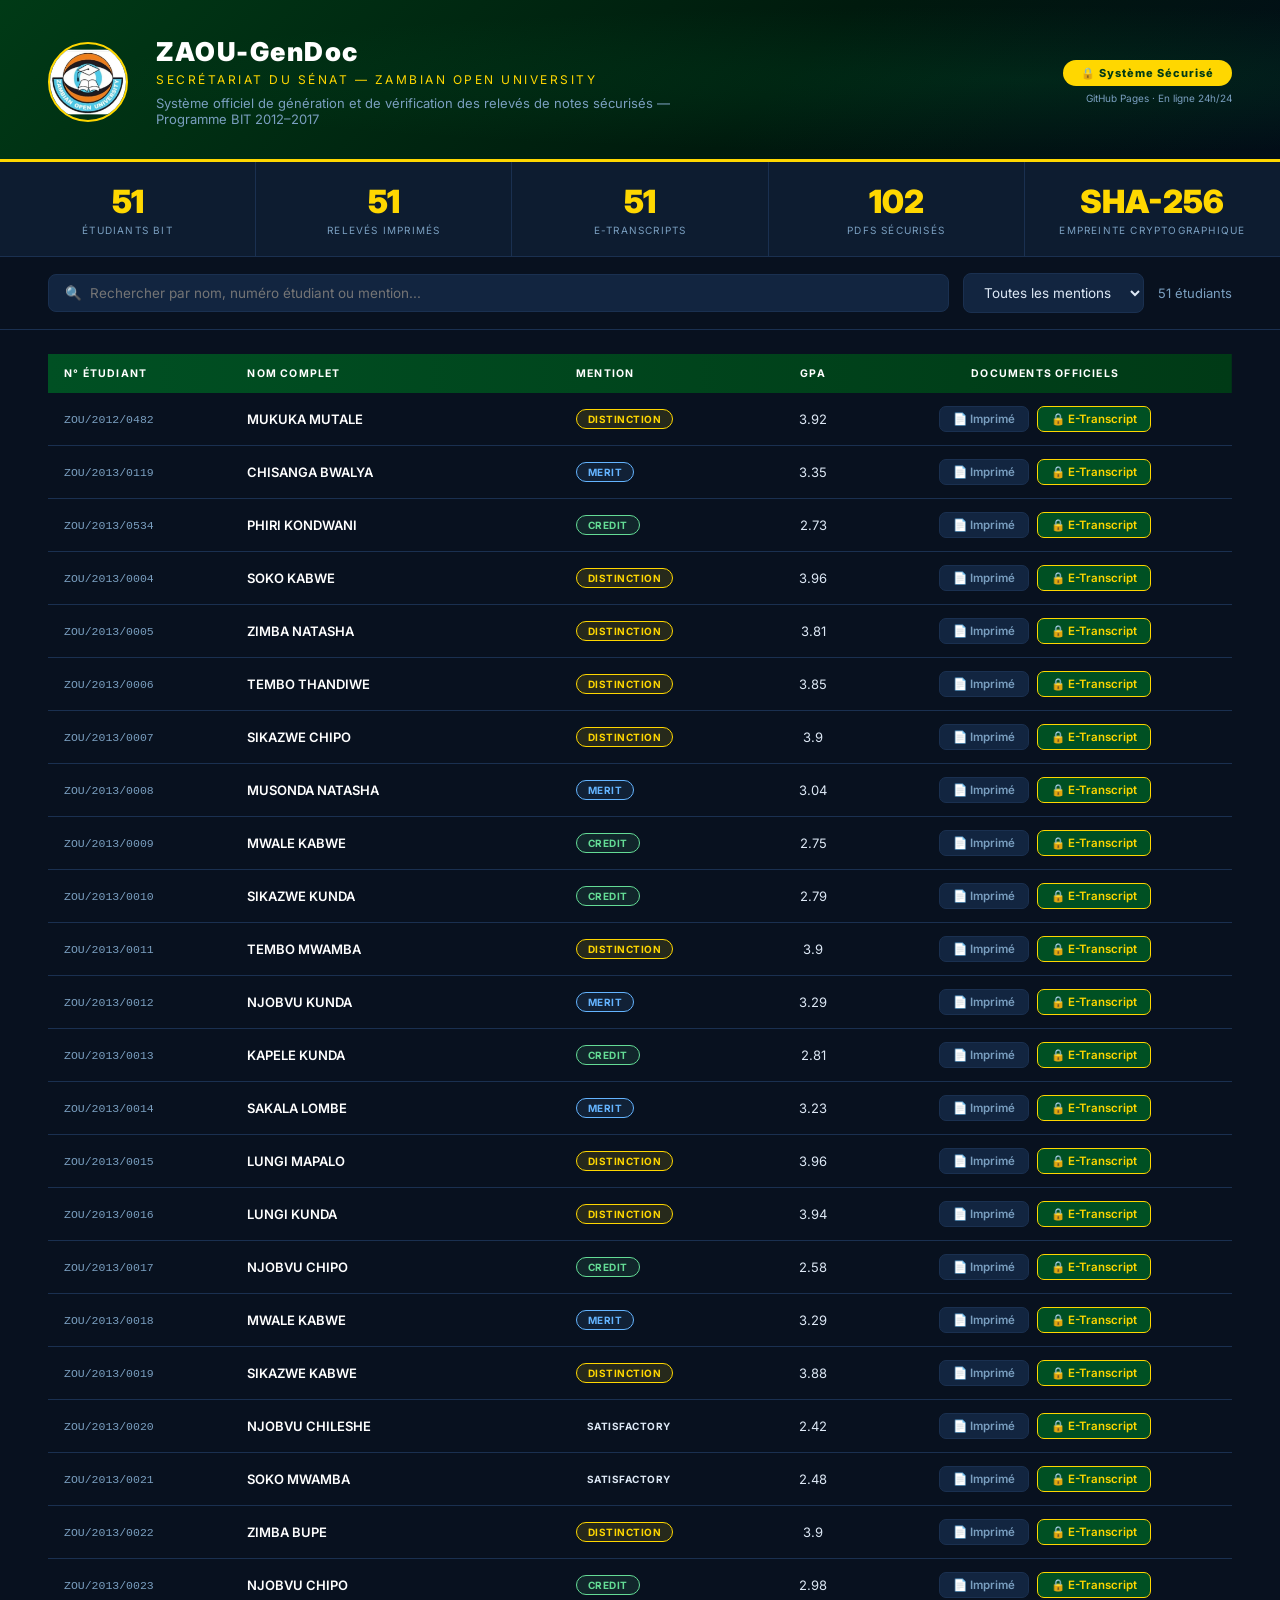
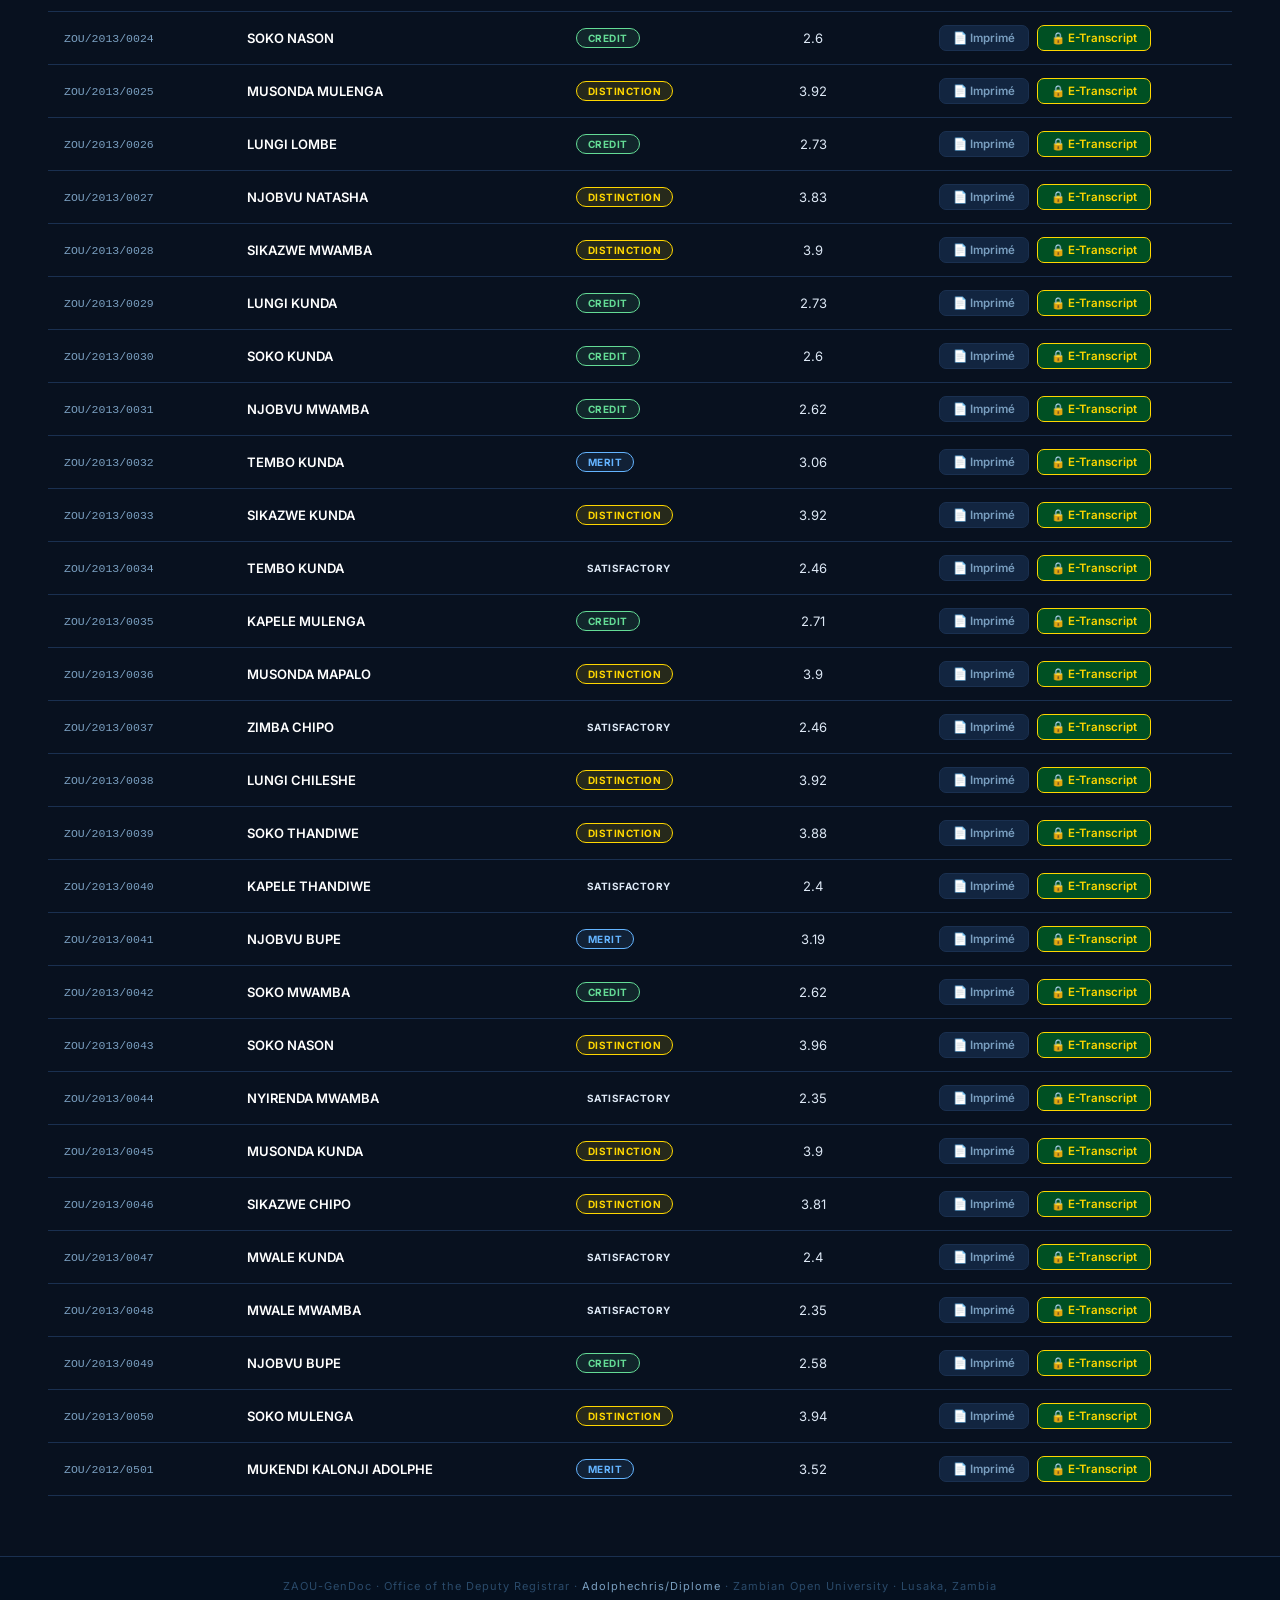
<file: index.html>
<!DOCTYPE html>
<html lang="fr">
<head>
  <meta charset="UTF-8">
  <meta name="viewport" content="width=device-width, initial-scale=1">
  <meta name="description" content="Système officiel de génération des relevés de notes sécurisés - Zambian Open University, Secrétariat du Sénat">
  <title>ZAOU-GenDoc — Secrétariat du Sénat</title>
  <link rel="preconnect" href="https://fonts.googleapis.com">
  <link href="https://fonts.googleapis.com/css2?family=Inter:wght@300;400;600;700;900&display=swap" rel="stylesheet">
  <style>
    *, *::before, *::after { box-sizing: border-box; margin: 0; padding: 0; }

    :root {
      --green-dark:   #003a16;
      --green-mid:    #005023;
      --green-light:  #007a38;
      --gold:         #FFD700;
      --gold-dim:     #c9a800;
      --bg:           #08111f;
      --bg2:          #0d1c30;
      --bg3:          #122540;
      --border:       #1a3050;
      --text:         #dde8f5;
      --text-dim:     #7a9fc0;
      --mono:         "Courier New", monospace;
    }

    body { font-family: "Inter", sans-serif; background: var(--bg); color: var(--text); min-height: 100vh; }

    .hero {
      background: linear-gradient(135deg, var(--green-dark) 0%, #001a0d 60%, #020d18 100%);
      border-bottom: 3px solid var(--gold);
      padding: 36px 48px 32px;
      display: flex; align-items: center; gap: 28px;
      position: relative; overflow: hidden;
    }
    .hero::before {
      content: ""; position: absolute; inset: 0;
      background: radial-gradient(ellipse at 80% 50%, rgba(0,120,56,0.18) 0%, transparent 65%);
    }
    .hero-logo { width: 80px; height: 80px; border-radius: 50%; border: 2.5px solid var(--gold); object-fit: cover; flex-shrink: 0; position: relative; z-index: 1; }
    .hero-text { position: relative; z-index: 1; }
    .hero-text h1 { font-size: 26px; font-weight: 900; color: #fff; letter-spacing: 1.5px; }
    .hero-text .subtitle { font-size: 12px; color: var(--gold); letter-spacing: 2.5px; text-transform: uppercase; margin-top: 5px; }
    .hero-text .desc { font-size: 13px; color: var(--text-dim); margin-top: 8px; max-width: 520px; }
    .hero-badge { margin-left: auto; position: relative; z-index: 1; text-align: right; }
    .hero-badge .pill { background: var(--gold); color: var(--green-dark); font-size: 11px; font-weight: 800; padding: 6px 18px; border-radius: 20px; letter-spacing: 1px; display: inline-block; }
    .hero-badge .updated { font-size: 10px; color: var(--text-dim); margin-top: 6px; }

    .stats-bar {
      background: var(--bg2); border-bottom: 1px solid var(--border);
      display: flex; gap: 0; padding: 0;
    }
    .stat {
      flex: 1; padding: 20px 24px; text-align: center;
      border-right: 1px solid var(--border);
      transition: background .2s;
    }
    .stat:last-child { border-right: none; }
    .stat:hover { background: var(--bg3); }
    .stat .n { font-size: 32px; font-weight: 900; color: var(--gold); }
    .stat .l { font-size: 10px; color: var(--text-dim); text-transform: uppercase; letter-spacing: 1.2px; margin-top: 3px; }

    .toolbar {
      background: var(--bg); border-bottom: 1px solid var(--border);
      padding: 16px 48px; display: flex; align-items: center; gap: 14px; flex-wrap: wrap;
    }
    .toolbar input, .toolbar select {
      background: var(--bg3); border: 1px solid var(--border); border-radius: 8px;
      color: var(--text); padding: 10px 16px; font-size: 13.5px; outline: none;
      font-family: inherit;
    }
    .toolbar input { flex: 1; min-width: 240px; }
    .toolbar input:focus, .toolbar select:focus { border-color: var(--gold); }
    .toolbar select { cursor: pointer; }
    .toolbar .count { font-size: 13px; color: var(--text-dim); margin-left: auto; white-space: nowrap; }

    .table-wrap { padding: 24px 48px 60px; overflow-x: auto; }
    table { width: 100%; border-collapse: collapse; min-width: 780px; }
    thead tr { background: linear-gradient(90deg, var(--green-mid), var(--green-dark)); }
    thead th { padding: 13px 16px; text-align: left; font-size: 10.5px; font-weight: 700; letter-spacing: 1.2px; text-transform: uppercase; color: #fff; }
    thead th.center { text-align: center; }
    tbody tr { border-bottom: 1px solid var(--border); transition: background .15s; }
    tbody tr:hover { background: var(--bg3); }
    tbody td { padding: 11px 16px; font-size: 13px; vertical-align: middle; }
    td.mono { font-family: var(--mono); font-size: 11.5px; color: var(--text-dim); }
    td.name { font-weight: 600; color: #fff; }
    td.center { text-align: center; }

    .badge { display: inline-block; font-size: 10px; font-weight: 700; padding: 3px 11px; border-radius: 14px; letter-spacing: .5px; text-transform: uppercase; }
    .badge-DISTINCTION { background: rgba(255,215,0,.12); color: var(--gold); border: 1px solid var(--gold); }
    .badge-MERIT       { background: rgba(100,180,255,.1); color: #64b4ff; border: 1px solid #64b4ff; }
    .badge-CREDIT      { background: rgba(100,220,150,.1); color: #64dc96; border: 1px solid #64dc96; }

    .btn { display: inline-block; padding: 5px 13px; border-radius: 7px; font-size: 11.5px; font-weight: 600; text-decoration: none; margin: 2px; transition: transform .15s, box-shadow .15s, opacity .15s; }
    .btn:hover { transform: translateY(-2px); box-shadow: 0 5px 16px rgba(0,0,0,.45); opacity: .9; }
    .btn-print  { background: var(--bg3); color: var(--text-dim); border: 1px solid var(--border); }
    .btn-etrans { background: var(--green-mid); color: var(--gold); border: 1px solid var(--gold); }

    footer { background: #05101f; border-top: 1px solid var(--border); text-align: center; padding: 22px; font-size: 11px; color: #2a4a6a; letter-spacing: 1px; }
    footer a { color: var(--text-dim); text-decoration: none; }
    footer a:hover { color: var(--gold); }

    @media (max-width: 700px) {
      .hero { flex-wrap: wrap; padding: 24px 20px; }
      .hero-badge { margin-left: 0; }
      .toolbar, .table-wrap { padding-left: 16px; padding-right: 16px; }
      .stats-bar { flex-wrap: wrap; }
      .stat { min-width: 48%; }
    }
  </style>
</head>
<body>

<header class="hero">
  <img class="hero-logo" src="assets/zaou_logo.png" alt="ZAOU">
  <div class="hero-text">
    <h1>ZAOU-GenDoc</h1>
    <div class="subtitle">Secrétariat du Sénat — Zambian Open University</div>
    <div class="desc">Système officiel de génération et de vérification des relevés de notes sécurisés — Programme BIT 2012–2017</div>
  </div>
  <div class="hero-badge">
    <div class="pill">🔒 Système Sécurisé</div>
    <div class="updated">GitHub Pages · En ligne 24h/24</div>
  </div>
</header>

<div class="stats-bar">
  <div class="stat"><div class="n">51</div><div class="l">Étudiants BIT</div></div>
  <div class="stat"><div class="n">51</div><div class="l">Relevés Imprimés</div></div>
  <div class="stat"><div class="n">51</div><div class="l">E-Transcripts</div></div>
  <div class="stat"><div class="n">102</div><div class="l">PDFs Sécurisés</div></div>
  <div class="stat"><div class="n">SHA-256</div><div class="l">Empreinte Cryptographique</div></div>
</div>

<div class="toolbar">
  <input type="text" id="q" placeholder="🔍  Rechercher par nom, numéro étudiant ou mention..." oninput="filter()">
  <select id="m" onchange="filter()">
    <option value="">Toutes les mentions</option>
    <option value="DISTINCTION">DISTINCTION</option>
    <option value="MERIT">MERIT</option>
    <option value="CREDIT">CREDIT</option>
  </select>
  <span class="count" id="cnt">51 étudiants</span>
</div>

<div class="table-wrap">
  <table>
    <thead>
      <tr>
        <th>N° Étudiant</th>
        <th>Nom Complet</th>
        <th>Mention</th>
        <th class="center">GPA</th>
        <th class="center">Documents Officiels</th>
      </tr>
    </thead>
    <tbody id="tb">
    <tr>
      <td class="mono">ZOU/2012/0482</td>
      <td class="name">MUKUKA MUTALE</td>
      <td><span class="badge badge-DISTINCTION">DISTINCTION</span></td>
      <td class="center">3.92</td>
      <td class="center">
        <a class="btn btn-print" href="output/pdfs/ZOU_2012_0482_BIT_TRANSCRIPT.pdf" target="_blank">📄 Imprimé</a>
        <a class="btn btn-etrans" href="output/etranscripts/ZOU_2012_0482_BIT_E-TRANSCRIPT.pdf" target="_blank">🔒 E-Transcript</a>
      </td>
    </tr>
    <tr>
      <td class="mono">ZOU/2013/0119</td>
      <td class="name">CHISANGA BWALYA</td>
      <td><span class="badge badge-MERIT">MERIT</span></td>
      <td class="center">3.35</td>
      <td class="center">
        <a class="btn btn-print" href="output/pdfs/ZOU_2013_0119_BIT_TRANSCRIPT.pdf" target="_blank">📄 Imprimé</a>
        <a class="btn btn-etrans" href="output/etranscripts/ZOU_2013_0119_BIT_E-TRANSCRIPT.pdf" target="_blank">🔒 E-Transcript</a>
      </td>
    </tr>
    <tr>
      <td class="mono">ZOU/2013/0534</td>
      <td class="name">PHIRI KONDWANI</td>
      <td><span class="badge badge-CREDIT">CREDIT</span></td>
      <td class="center">2.73</td>
      <td class="center">
        <a class="btn btn-print" href="output/pdfs/ZOU_2013_0534_BIT_TRANSCRIPT.pdf" target="_blank">📄 Imprimé</a>
        <a class="btn btn-etrans" href="output/etranscripts/ZOU_2013_0534_BIT_E-TRANSCRIPT.pdf" target="_blank">🔒 E-Transcript</a>
      </td>
    </tr>
    <tr>
      <td class="mono">ZOU/2013/0004</td>
      <td class="name">SOKO KABWE</td>
      <td><span class="badge badge-DISTINCTION">DISTINCTION</span></td>
      <td class="center">3.96</td>
      <td class="center">
        <a class="btn btn-print" href="output/pdfs/ZOU_2013_0004_BIT_TRANSCRIPT.pdf" target="_blank">📄 Imprimé</a>
        <a class="btn btn-etrans" href="output/etranscripts/ZOU_2013_0004_BIT_E-TRANSCRIPT.pdf" target="_blank">🔒 E-Transcript</a>
      </td>
    </tr>
    <tr>
      <td class="mono">ZOU/2013/0005</td>
      <td class="name">ZIMBA NATASHA</td>
      <td><span class="badge badge-DISTINCTION">DISTINCTION</span></td>
      <td class="center">3.81</td>
      <td class="center">
        <a class="btn btn-print" href="output/pdfs/ZOU_2013_0005_BIT_TRANSCRIPT.pdf" target="_blank">📄 Imprimé</a>
        <a class="btn btn-etrans" href="output/etranscripts/ZOU_2013_0005_BIT_E-TRANSCRIPT.pdf" target="_blank">🔒 E-Transcript</a>
      </td>
    </tr>
    <tr>
      <td class="mono">ZOU/2013/0006</td>
      <td class="name">TEMBO THANDIWE</td>
      <td><span class="badge badge-DISTINCTION">DISTINCTION</span></td>
      <td class="center">3.85</td>
      <td class="center">
        <a class="btn btn-print" href="output/pdfs/ZOU_2013_0006_BIT_TRANSCRIPT.pdf" target="_blank">📄 Imprimé</a>
        <a class="btn btn-etrans" href="output/etranscripts/ZOU_2013_0006_BIT_E-TRANSCRIPT.pdf" target="_blank">🔒 E-Transcript</a>
      </td>
    </tr>
    <tr>
      <td class="mono">ZOU/2013/0007</td>
      <td class="name">SIKAZWE CHIPO</td>
      <td><span class="badge badge-DISTINCTION">DISTINCTION</span></td>
      <td class="center">3.9</td>
      <td class="center">
        <a class="btn btn-print" href="output/pdfs/ZOU_2013_0007_BIT_TRANSCRIPT.pdf" target="_blank">📄 Imprimé</a>
        <a class="btn btn-etrans" href="output/etranscripts/ZOU_2013_0007_BIT_E-TRANSCRIPT.pdf" target="_blank">🔒 E-Transcript</a>
      </td>
    </tr>
    <tr>
      <td class="mono">ZOU/2013/0008</td>
      <td class="name">MUSONDA NATASHA</td>
      <td><span class="badge badge-MERIT">MERIT</span></td>
      <td class="center">3.04</td>
      <td class="center">
        <a class="btn btn-print" href="output/pdfs/ZOU_2013_0008_BIT_TRANSCRIPT.pdf" target="_blank">📄 Imprimé</a>
        <a class="btn btn-etrans" href="output/etranscripts/ZOU_2013_0008_BIT_E-TRANSCRIPT.pdf" target="_blank">🔒 E-Transcript</a>
      </td>
    </tr>
    <tr>
      <td class="mono">ZOU/2013/0009</td>
      <td class="name">MWALE KABWE</td>
      <td><span class="badge badge-CREDIT">CREDIT</span></td>
      <td class="center">2.75</td>
      <td class="center">
        <a class="btn btn-print" href="output/pdfs/ZOU_2013_0009_BIT_TRANSCRIPT.pdf" target="_blank">📄 Imprimé</a>
        <a class="btn btn-etrans" href="output/etranscripts/ZOU_2013_0009_BIT_E-TRANSCRIPT.pdf" target="_blank">🔒 E-Transcript</a>
      </td>
    </tr>
    <tr>
      <td class="mono">ZOU/2013/0010</td>
      <td class="name">SIKAZWE KUNDA</td>
      <td><span class="badge badge-CREDIT">CREDIT</span></td>
      <td class="center">2.79</td>
      <td class="center">
        <a class="btn btn-print" href="output/pdfs/ZOU_2013_0010_BIT_TRANSCRIPT.pdf" target="_blank">📄 Imprimé</a>
        <a class="btn btn-etrans" href="output/etranscripts/ZOU_2013_0010_BIT_E-TRANSCRIPT.pdf" target="_blank">🔒 E-Transcript</a>
      </td>
    </tr>
    <tr>
      <td class="mono">ZOU/2013/0011</td>
      <td class="name">TEMBO MWAMBA</td>
      <td><span class="badge badge-DISTINCTION">DISTINCTION</span></td>
      <td class="center">3.9</td>
      <td class="center">
        <a class="btn btn-print" href="output/pdfs/ZOU_2013_0011_BIT_TRANSCRIPT.pdf" target="_blank">📄 Imprimé</a>
        <a class="btn btn-etrans" href="output/etranscripts/ZOU_2013_0011_BIT_E-TRANSCRIPT.pdf" target="_blank">🔒 E-Transcript</a>
      </td>
    </tr>
    <tr>
      <td class="mono">ZOU/2013/0012</td>
      <td class="name">NJOBVU KUNDA</td>
      <td><span class="badge badge-MERIT">MERIT</span></td>
      <td class="center">3.29</td>
      <td class="center">
        <a class="btn btn-print" href="output/pdfs/ZOU_2013_0012_BIT_TRANSCRIPT.pdf" target="_blank">📄 Imprimé</a>
        <a class="btn btn-etrans" href="output/etranscripts/ZOU_2013_0012_BIT_E-TRANSCRIPT.pdf" target="_blank">🔒 E-Transcript</a>
      </td>
    </tr>
    <tr>
      <td class="mono">ZOU/2013/0013</td>
      <td class="name">KAPELE KUNDA</td>
      <td><span class="badge badge-CREDIT">CREDIT</span></td>
      <td class="center">2.81</td>
      <td class="center">
        <a class="btn btn-print" href="output/pdfs/ZOU_2013_0013_BIT_TRANSCRIPT.pdf" target="_blank">📄 Imprimé</a>
        <a class="btn btn-etrans" href="output/etranscripts/ZOU_2013_0013_BIT_E-TRANSCRIPT.pdf" target="_blank">🔒 E-Transcript</a>
      </td>
    </tr>
    <tr>
      <td class="mono">ZOU/2013/0014</td>
      <td class="name">SAKALA LOMBE</td>
      <td><span class="badge badge-MERIT">MERIT</span></td>
      <td class="center">3.23</td>
      <td class="center">
        <a class="btn btn-print" href="output/pdfs/ZOU_2013_0014_BIT_TRANSCRIPT.pdf" target="_blank">📄 Imprimé</a>
        <a class="btn btn-etrans" href="output/etranscripts/ZOU_2013_0014_BIT_E-TRANSCRIPT.pdf" target="_blank">🔒 E-Transcript</a>
      </td>
    </tr>
    <tr>
      <td class="mono">ZOU/2013/0015</td>
      <td class="name">LUNGI MAPALO</td>
      <td><span class="badge badge-DISTINCTION">DISTINCTION</span></td>
      <td class="center">3.96</td>
      <td class="center">
        <a class="btn btn-print" href="output/pdfs/ZOU_2013_0015_BIT_TRANSCRIPT.pdf" target="_blank">📄 Imprimé</a>
        <a class="btn btn-etrans" href="output/etranscripts/ZOU_2013_0015_BIT_E-TRANSCRIPT.pdf" target="_blank">🔒 E-Transcript</a>
      </td>
    </tr>
    <tr>
      <td class="mono">ZOU/2013/0016</td>
      <td class="name">LUNGI KUNDA</td>
      <td><span class="badge badge-DISTINCTION">DISTINCTION</span></td>
      <td class="center">3.94</td>
      <td class="center">
        <a class="btn btn-print" href="output/pdfs/ZOU_2013_0016_BIT_TRANSCRIPT.pdf" target="_blank">📄 Imprimé</a>
        <a class="btn btn-etrans" href="output/etranscripts/ZOU_2013_0016_BIT_E-TRANSCRIPT.pdf" target="_blank">🔒 E-Transcript</a>
      </td>
    </tr>
    <tr>
      <td class="mono">ZOU/2013/0017</td>
      <td class="name">NJOBVU CHIPO</td>
      <td><span class="badge badge-CREDIT">CREDIT</span></td>
      <td class="center">2.58</td>
      <td class="center">
        <a class="btn btn-print" href="output/pdfs/ZOU_2013_0017_BIT_TRANSCRIPT.pdf" target="_blank">📄 Imprimé</a>
        <a class="btn btn-etrans" href="output/etranscripts/ZOU_2013_0017_BIT_E-TRANSCRIPT.pdf" target="_blank">🔒 E-Transcript</a>
      </td>
    </tr>
    <tr>
      <td class="mono">ZOU/2013/0018</td>
      <td class="name">MWALE KABWE</td>
      <td><span class="badge badge-MERIT">MERIT</span></td>
      <td class="center">3.29</td>
      <td class="center">
        <a class="btn btn-print" href="output/pdfs/ZOU_2013_0018_BIT_TRANSCRIPT.pdf" target="_blank">📄 Imprimé</a>
        <a class="btn btn-etrans" href="output/etranscripts/ZOU_2013_0018_BIT_E-TRANSCRIPT.pdf" target="_blank">🔒 E-Transcript</a>
      </td>
    </tr>
    <tr>
      <td class="mono">ZOU/2013/0019</td>
      <td class="name">SIKAZWE KABWE</td>
      <td><span class="badge badge-DISTINCTION">DISTINCTION</span></td>
      <td class="center">3.88</td>
      <td class="center">
        <a class="btn btn-print" href="output/pdfs/ZOU_2013_0019_BIT_TRANSCRIPT.pdf" target="_blank">📄 Imprimé</a>
        <a class="btn btn-etrans" href="output/etranscripts/ZOU_2013_0019_BIT_E-TRANSCRIPT.pdf" target="_blank">🔒 E-Transcript</a>
      </td>
    </tr>
    <tr>
      <td class="mono">ZOU/2013/0020</td>
      <td class="name">NJOBVU CHILESHE</td>
      <td><span class="badge badge-SATISFACTORY">SATISFACTORY</span></td>
      <td class="center">2.42</td>
      <td class="center">
        <a class="btn btn-print" href="output/pdfs/ZOU_2013_0020_BIT_TRANSCRIPT.pdf" target="_blank">📄 Imprimé</a>
        <a class="btn btn-etrans" href="output/etranscripts/ZOU_2013_0020_BIT_E-TRANSCRIPT.pdf" target="_blank">🔒 E-Transcript</a>
      </td>
    </tr>
    <tr>
      <td class="mono">ZOU/2013/0021</td>
      <td class="name">SOKO MWAMBA</td>
      <td><span class="badge badge-SATISFACTORY">SATISFACTORY</span></td>
      <td class="center">2.48</td>
      <td class="center">
        <a class="btn btn-print" href="output/pdfs/ZOU_2013_0021_BIT_TRANSCRIPT.pdf" target="_blank">📄 Imprimé</a>
        <a class="btn btn-etrans" href="output/etranscripts/ZOU_2013_0021_BIT_E-TRANSCRIPT.pdf" target="_blank">🔒 E-Transcript</a>
      </td>
    </tr>
    <tr>
      <td class="mono">ZOU/2013/0022</td>
      <td class="name">ZIMBA BUPE</td>
      <td><span class="badge badge-DISTINCTION">DISTINCTION</span></td>
      <td class="center">3.9</td>
      <td class="center">
        <a class="btn btn-print" href="output/pdfs/ZOU_2013_0022_BIT_TRANSCRIPT.pdf" target="_blank">📄 Imprimé</a>
        <a class="btn btn-etrans" href="output/etranscripts/ZOU_2013_0022_BIT_E-TRANSCRIPT.pdf" target="_blank">🔒 E-Transcript</a>
      </td>
    </tr>
    <tr>
      <td class="mono">ZOU/2013/0023</td>
      <td class="name">NJOBVU CHIPO</td>
      <td><span class="badge badge-CREDIT">CREDIT</span></td>
      <td class="center">2.98</td>
      <td class="center">
        <a class="btn btn-print" href="output/pdfs/ZOU_2013_0023_BIT_TRANSCRIPT.pdf" target="_blank">📄 Imprimé</a>
        <a class="btn btn-etrans" href="output/etranscripts/ZOU_2013_0023_BIT_E-TRANSCRIPT.pdf" target="_blank">🔒 E-Transcript</a>
      </td>
    </tr>
    <tr>
      <td class="mono">ZOU/2013/0024</td>
      <td class="name">SOKO NASON</td>
      <td><span class="badge badge-CREDIT">CREDIT</span></td>
      <td class="center">2.6</td>
      <td class="center">
        <a class="btn btn-print" href="output/pdfs/ZOU_2013_0024_BIT_TRANSCRIPT.pdf" target="_blank">📄 Imprimé</a>
        <a class="btn btn-etrans" href="output/etranscripts/ZOU_2013_0024_BIT_E-TRANSCRIPT.pdf" target="_blank">🔒 E-Transcript</a>
      </td>
    </tr>
    <tr>
      <td class="mono">ZOU/2013/0025</td>
      <td class="name">MUSONDA MULENGA</td>
      <td><span class="badge badge-DISTINCTION">DISTINCTION</span></td>
      <td class="center">3.92</td>
      <td class="center">
        <a class="btn btn-print" href="output/pdfs/ZOU_2013_0025_BIT_TRANSCRIPT.pdf" target="_blank">📄 Imprimé</a>
        <a class="btn btn-etrans" href="output/etranscripts/ZOU_2013_0025_BIT_E-TRANSCRIPT.pdf" target="_blank">🔒 E-Transcript</a>
      </td>
    </tr>
    <tr>
      <td class="mono">ZOU/2013/0026</td>
      <td class="name">LUNGI LOMBE</td>
      <td><span class="badge badge-CREDIT">CREDIT</span></td>
      <td class="center">2.73</td>
      <td class="center">
        <a class="btn btn-print" href="output/pdfs/ZOU_2013_0026_BIT_TRANSCRIPT.pdf" target="_blank">📄 Imprimé</a>
        <a class="btn btn-etrans" href="output/etranscripts/ZOU_2013_0026_BIT_E-TRANSCRIPT.pdf" target="_blank">🔒 E-Transcript</a>
      </td>
    </tr>
    <tr>
      <td class="mono">ZOU/2013/0027</td>
      <td class="name">NJOBVU NATASHA</td>
      <td><span class="badge badge-DISTINCTION">DISTINCTION</span></td>
      <td class="center">3.83</td>
      <td class="center">
        <a class="btn btn-print" href="output/pdfs/ZOU_2013_0027_BIT_TRANSCRIPT.pdf" target="_blank">📄 Imprimé</a>
        <a class="btn btn-etrans" href="output/etranscripts/ZOU_2013_0027_BIT_E-TRANSCRIPT.pdf" target="_blank">🔒 E-Transcript</a>
      </td>
    </tr>
    <tr>
      <td class="mono">ZOU/2013/0028</td>
      <td class="name">SIKAZWE MWAMBA</td>
      <td><span class="badge badge-DISTINCTION">DISTINCTION</span></td>
      <td class="center">3.9</td>
      <td class="center">
        <a class="btn btn-print" href="output/pdfs/ZOU_2013_0028_BIT_TRANSCRIPT.pdf" target="_blank">📄 Imprimé</a>
        <a class="btn btn-etrans" href="output/etranscripts/ZOU_2013_0028_BIT_E-TRANSCRIPT.pdf" target="_blank">🔒 E-Transcript</a>
      </td>
    </tr>
    <tr>
      <td class="mono">ZOU/2013/0029</td>
      <td class="name">LUNGI KUNDA</td>
      <td><span class="badge badge-CREDIT">CREDIT</span></td>
      <td class="center">2.73</td>
      <td class="center">
        <a class="btn btn-print" href="output/pdfs/ZOU_2013_0029_BIT_TRANSCRIPT.pdf" target="_blank">📄 Imprimé</a>
        <a class="btn btn-etrans" href="output/etranscripts/ZOU_2013_0029_BIT_E-TRANSCRIPT.pdf" target="_blank">🔒 E-Transcript</a>
      </td>
    </tr>
    <tr>
      <td class="mono">ZOU/2013/0030</td>
      <td class="name">SOKO KUNDA</td>
      <td><span class="badge badge-CREDIT">CREDIT</span></td>
      <td class="center">2.6</td>
      <td class="center">
        <a class="btn btn-print" href="output/pdfs/ZOU_2013_0030_BIT_TRANSCRIPT.pdf" target="_blank">📄 Imprimé</a>
        <a class="btn btn-etrans" href="output/etranscripts/ZOU_2013_0030_BIT_E-TRANSCRIPT.pdf" target="_blank">🔒 E-Transcript</a>
      </td>
    </tr>
    <tr>
      <td class="mono">ZOU/2013/0031</td>
      <td class="name">NJOBVU MWAMBA</td>
      <td><span class="badge badge-CREDIT">CREDIT</span></td>
      <td class="center">2.62</td>
      <td class="center">
        <a class="btn btn-print" href="output/pdfs/ZOU_2013_0031_BIT_TRANSCRIPT.pdf" target="_blank">📄 Imprimé</a>
        <a class="btn btn-etrans" href="output/etranscripts/ZOU_2013_0031_BIT_E-TRANSCRIPT.pdf" target="_blank">🔒 E-Transcript</a>
      </td>
    </tr>
    <tr>
      <td class="mono">ZOU/2013/0032</td>
      <td class="name">TEMBO KUNDA</td>
      <td><span class="badge badge-MERIT">MERIT</span></td>
      <td class="center">3.06</td>
      <td class="center">
        <a class="btn btn-print" href="output/pdfs/ZOU_2013_0032_BIT_TRANSCRIPT.pdf" target="_blank">📄 Imprimé</a>
        <a class="btn btn-etrans" href="output/etranscripts/ZOU_2013_0032_BIT_E-TRANSCRIPT.pdf" target="_blank">🔒 E-Transcript</a>
      </td>
    </tr>
    <tr>
      <td class="mono">ZOU/2013/0033</td>
      <td class="name">SIKAZWE KUNDA</td>
      <td><span class="badge badge-DISTINCTION">DISTINCTION</span></td>
      <td class="center">3.92</td>
      <td class="center">
        <a class="btn btn-print" href="output/pdfs/ZOU_2013_0033_BIT_TRANSCRIPT.pdf" target="_blank">📄 Imprimé</a>
        <a class="btn btn-etrans" href="output/etranscripts/ZOU_2013_0033_BIT_E-TRANSCRIPT.pdf" target="_blank">🔒 E-Transcript</a>
      </td>
    </tr>
    <tr>
      <td class="mono">ZOU/2013/0034</td>
      <td class="name">TEMBO KUNDA</td>
      <td><span class="badge badge-SATISFACTORY">SATISFACTORY</span></td>
      <td class="center">2.46</td>
      <td class="center">
        <a class="btn btn-print" href="output/pdfs/ZOU_2013_0034_BIT_TRANSCRIPT.pdf" target="_blank">📄 Imprimé</a>
        <a class="btn btn-etrans" href="output/etranscripts/ZOU_2013_0034_BIT_E-TRANSCRIPT.pdf" target="_blank">🔒 E-Transcript</a>
      </td>
    </tr>
    <tr>
      <td class="mono">ZOU/2013/0035</td>
      <td class="name">KAPELE MULENGA</td>
      <td><span class="badge badge-CREDIT">CREDIT</span></td>
      <td class="center">2.71</td>
      <td class="center">
        <a class="btn btn-print" href="output/pdfs/ZOU_2013_0035_BIT_TRANSCRIPT.pdf" target="_blank">📄 Imprimé</a>
        <a class="btn btn-etrans" href="output/etranscripts/ZOU_2013_0035_BIT_E-TRANSCRIPT.pdf" target="_blank">🔒 E-Transcript</a>
      </td>
    </tr>
    <tr>
      <td class="mono">ZOU/2013/0036</td>
      <td class="name">MUSONDA MAPALO</td>
      <td><span class="badge badge-DISTINCTION">DISTINCTION</span></td>
      <td class="center">3.9</td>
      <td class="center">
        <a class="btn btn-print" href="output/pdfs/ZOU_2013_0036_BIT_TRANSCRIPT.pdf" target="_blank">📄 Imprimé</a>
        <a class="btn btn-etrans" href="output/etranscripts/ZOU_2013_0036_BIT_E-TRANSCRIPT.pdf" target="_blank">🔒 E-Transcript</a>
      </td>
    </tr>
    <tr>
      <td class="mono">ZOU/2013/0037</td>
      <td class="name">ZIMBA CHIPO</td>
      <td><span class="badge badge-SATISFACTORY">SATISFACTORY</span></td>
      <td class="center">2.46</td>
      <td class="center">
        <a class="btn btn-print" href="output/pdfs/ZOU_2013_0037_BIT_TRANSCRIPT.pdf" target="_blank">📄 Imprimé</a>
        <a class="btn btn-etrans" href="output/etranscripts/ZOU_2013_0037_BIT_E-TRANSCRIPT.pdf" target="_blank">🔒 E-Transcript</a>
      </td>
    </tr>
    <tr>
      <td class="mono">ZOU/2013/0038</td>
      <td class="name">LUNGI CHILESHE</td>
      <td><span class="badge badge-DISTINCTION">DISTINCTION</span></td>
      <td class="center">3.92</td>
      <td class="center">
        <a class="btn btn-print" href="output/pdfs/ZOU_2013_0038_BIT_TRANSCRIPT.pdf" target="_blank">📄 Imprimé</a>
        <a class="btn btn-etrans" href="output/etranscripts/ZOU_2013_0038_BIT_E-TRANSCRIPT.pdf" target="_blank">🔒 E-Transcript</a>
      </td>
    </tr>
    <tr>
      <td class="mono">ZOU/2013/0039</td>
      <td class="name">SOKO THANDIWE</td>
      <td><span class="badge badge-DISTINCTION">DISTINCTION</span></td>
      <td class="center">3.88</td>
      <td class="center">
        <a class="btn btn-print" href="output/pdfs/ZOU_2013_0039_BIT_TRANSCRIPT.pdf" target="_blank">📄 Imprimé</a>
        <a class="btn btn-etrans" href="output/etranscripts/ZOU_2013_0039_BIT_E-TRANSCRIPT.pdf" target="_blank">🔒 E-Transcript</a>
      </td>
    </tr>
    <tr>
      <td class="mono">ZOU/2013/0040</td>
      <td class="name">KAPELE THANDIWE</td>
      <td><span class="badge badge-SATISFACTORY">SATISFACTORY</span></td>
      <td class="center">2.4</td>
      <td class="center">
        <a class="btn btn-print" href="output/pdfs/ZOU_2013_0040_BIT_TRANSCRIPT.pdf" target="_blank">📄 Imprimé</a>
        <a class="btn btn-etrans" href="output/etranscripts/ZOU_2013_0040_BIT_E-TRANSCRIPT.pdf" target="_blank">🔒 E-Transcript</a>
      </td>
    </tr>
    <tr>
      <td class="mono">ZOU/2013/0041</td>
      <td class="name">NJOBVU BUPE</td>
      <td><span class="badge badge-MERIT">MERIT</span></td>
      <td class="center">3.19</td>
      <td class="center">
        <a class="btn btn-print" href="output/pdfs/ZOU_2013_0041_BIT_TRANSCRIPT.pdf" target="_blank">📄 Imprimé</a>
        <a class="btn btn-etrans" href="output/etranscripts/ZOU_2013_0041_BIT_E-TRANSCRIPT.pdf" target="_blank">🔒 E-Transcript</a>
      </td>
    </tr>
    <tr>
      <td class="mono">ZOU/2013/0042</td>
      <td class="name">SOKO MWAMBA</td>
      <td><span class="badge badge-CREDIT">CREDIT</span></td>
      <td class="center">2.62</td>
      <td class="center">
        <a class="btn btn-print" href="output/pdfs/ZOU_2013_0042_BIT_TRANSCRIPT.pdf" target="_blank">📄 Imprimé</a>
        <a class="btn btn-etrans" href="output/etranscripts/ZOU_2013_0042_BIT_E-TRANSCRIPT.pdf" target="_blank">🔒 E-Transcript</a>
      </td>
    </tr>
    <tr>
      <td class="mono">ZOU/2013/0043</td>
      <td class="name">SOKO NASON</td>
      <td><span class="badge badge-DISTINCTION">DISTINCTION</span></td>
      <td class="center">3.96</td>
      <td class="center">
        <a class="btn btn-print" href="output/pdfs/ZOU_2013_0043_BIT_TRANSCRIPT.pdf" target="_blank">📄 Imprimé</a>
        <a class="btn btn-etrans" href="output/etranscripts/ZOU_2013_0043_BIT_E-TRANSCRIPT.pdf" target="_blank">🔒 E-Transcript</a>
      </td>
    </tr>
    <tr>
      <td class="mono">ZOU/2013/0044</td>
      <td class="name">NYIRENDA MWAMBA</td>
      <td><span class="badge badge-SATISFACTORY">SATISFACTORY</span></td>
      <td class="center">2.35</td>
      <td class="center">
        <a class="btn btn-print" href="output/pdfs/ZOU_2013_0044_BIT_TRANSCRIPT.pdf" target="_blank">📄 Imprimé</a>
        <a class="btn btn-etrans" href="output/etranscripts/ZOU_2013_0044_BIT_E-TRANSCRIPT.pdf" target="_blank">🔒 E-Transcript</a>
      </td>
    </tr>
    <tr>
      <td class="mono">ZOU/2013/0045</td>
      <td class="name">MUSONDA KUNDA</td>
      <td><span class="badge badge-DISTINCTION">DISTINCTION</span></td>
      <td class="center">3.9</td>
      <td class="center">
        <a class="btn btn-print" href="output/pdfs/ZOU_2013_0045_BIT_TRANSCRIPT.pdf" target="_blank">📄 Imprimé</a>
        <a class="btn btn-etrans" href="output/etranscripts/ZOU_2013_0045_BIT_E-TRANSCRIPT.pdf" target="_blank">🔒 E-Transcript</a>
      </td>
    </tr>
    <tr>
      <td class="mono">ZOU/2013/0046</td>
      <td class="name">SIKAZWE CHIPO</td>
      <td><span class="badge badge-DISTINCTION">DISTINCTION</span></td>
      <td class="center">3.81</td>
      <td class="center">
        <a class="btn btn-print" href="output/pdfs/ZOU_2013_0046_BIT_TRANSCRIPT.pdf" target="_blank">📄 Imprimé</a>
        <a class="btn btn-etrans" href="output/etranscripts/ZOU_2013_0046_BIT_E-TRANSCRIPT.pdf" target="_blank">🔒 E-Transcript</a>
      </td>
    </tr>
    <tr>
      <td class="mono">ZOU/2013/0047</td>
      <td class="name">MWALE KUNDA</td>
      <td><span class="badge badge-SATISFACTORY">SATISFACTORY</span></td>
      <td class="center">2.4</td>
      <td class="center">
        <a class="btn btn-print" href="output/pdfs/ZOU_2013_0047_BIT_TRANSCRIPT.pdf" target="_blank">📄 Imprimé</a>
        <a class="btn btn-etrans" href="output/etranscripts/ZOU_2013_0047_BIT_E-TRANSCRIPT.pdf" target="_blank">🔒 E-Transcript</a>
      </td>
    </tr>
    <tr>
      <td class="mono">ZOU/2013/0048</td>
      <td class="name">MWALE MWAMBA</td>
      <td><span class="badge badge-SATISFACTORY">SATISFACTORY</span></td>
      <td class="center">2.35</td>
      <td class="center">
        <a class="btn btn-print" href="output/pdfs/ZOU_2013_0048_BIT_TRANSCRIPT.pdf" target="_blank">📄 Imprimé</a>
        <a class="btn btn-etrans" href="output/etranscripts/ZOU_2013_0048_BIT_E-TRANSCRIPT.pdf" target="_blank">🔒 E-Transcript</a>
      </td>
    </tr>
    <tr>
      <td class="mono">ZOU/2013/0049</td>
      <td class="name">NJOBVU BUPE</td>
      <td><span class="badge badge-CREDIT">CREDIT</span></td>
      <td class="center">2.58</td>
      <td class="center">
        <a class="btn btn-print" href="output/pdfs/ZOU_2013_0049_BIT_TRANSCRIPT.pdf" target="_blank">📄 Imprimé</a>
        <a class="btn btn-etrans" href="output/etranscripts/ZOU_2013_0049_BIT_E-TRANSCRIPT.pdf" target="_blank">🔒 E-Transcript</a>
      </td>
    </tr>
    <tr>
      <td class="mono">ZOU/2013/0050</td>
      <td class="name">SOKO MULENGA</td>
      <td><span class="badge badge-DISTINCTION">DISTINCTION</span></td>
      <td class="center">3.94</td>
      <td class="center">
        <a class="btn btn-print" href="output/pdfs/ZOU_2013_0050_BIT_TRANSCRIPT.pdf" target="_blank">📄 Imprimé</a>
        <a class="btn btn-etrans" href="output/etranscripts/ZOU_2013_0050_BIT_E-TRANSCRIPT.pdf" target="_blank">🔒 E-Transcript</a>
      </td>
    </tr>
    <tr>
      <td class="mono">ZOU/2012/0501</td>
      <td class="name">MUKENDI KALONJI ADOLPHE</td>
      <td><span class="badge badge-MERIT">MERIT</span></td>
      <td class="center">3.52</td>
      <td class="center">
        <a class="btn btn-print" href="output/pdfs/ZOU_2012_0501_BIT_TRANSCRIPT.pdf" target="_blank">📄 Imprimé</a>
        <a class="btn btn-etrans" href="output/etranscripts/ZOU_2012_0501_BIT_E-TRANSCRIPT.pdf" target="_blank">🔒 E-Transcript</a>
      </td>
    </tr>

    </tbody>
  </table>
</div>

<footer>
  <p>ZAOU-GenDoc · Office of the Deputy Registrar · <a href="https://github.com/Adolphechris/Diplome" target="_blank">Adolphechris/Diplome</a> · Zambian Open University · Lusaka, Zambia</p>
</footer>

<script>
function filter() {
  const q  = document.getElementById("q").value.toLowerCase();
  const m  = document.getElementById("m").value;
  const rows = document.querySelectorAll("#tb tr");
  let n = 0;
  rows.forEach(r => {
    const txt    = r.innerText.toLowerCase();
    const badge  = r.querySelector(".badge")?.innerText || "";
    const show   = txt.includes(q) && (!m || badge === m);
    r.style.display = show ? "" : "none";
    if (show) n++;
  });
  document.getElementById("cnt").textContent = n + " étudiant" + (n > 1 ? "s" : "");
}
</script>
</body>
</html>
</file>
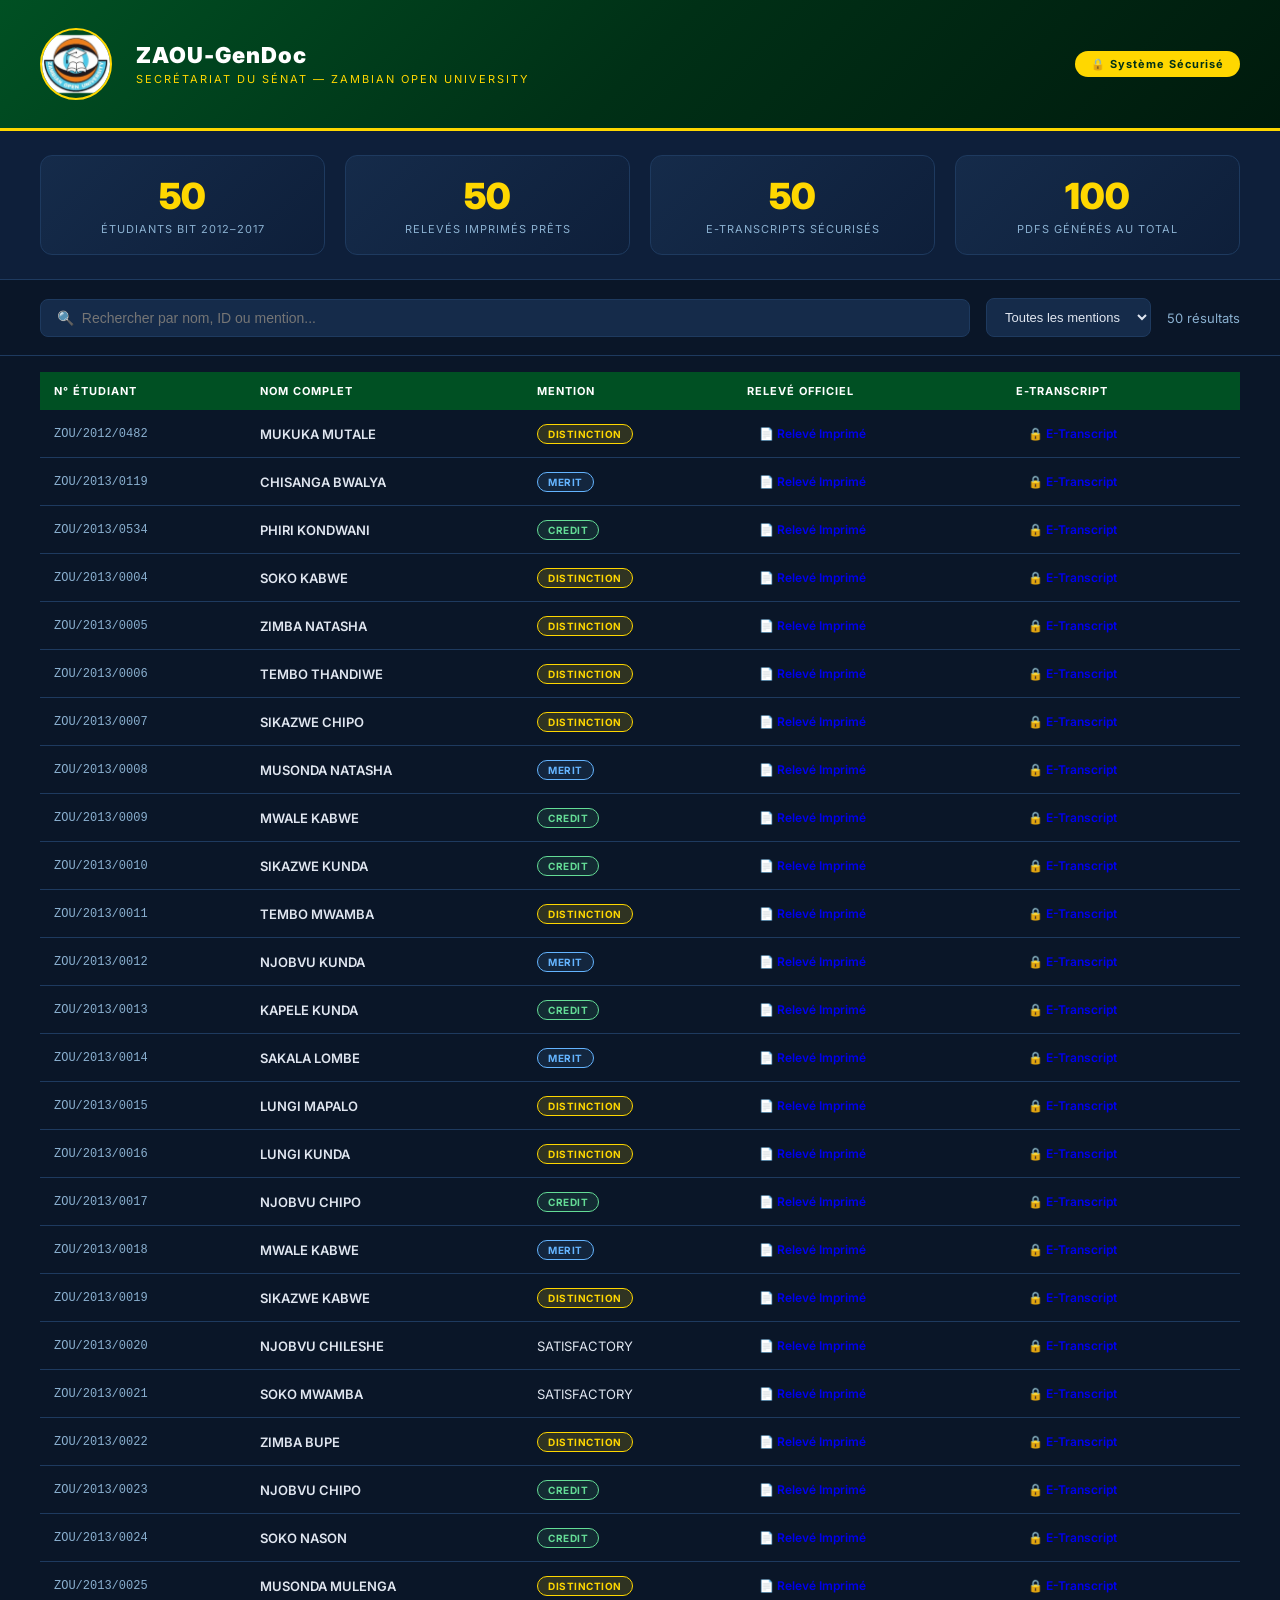
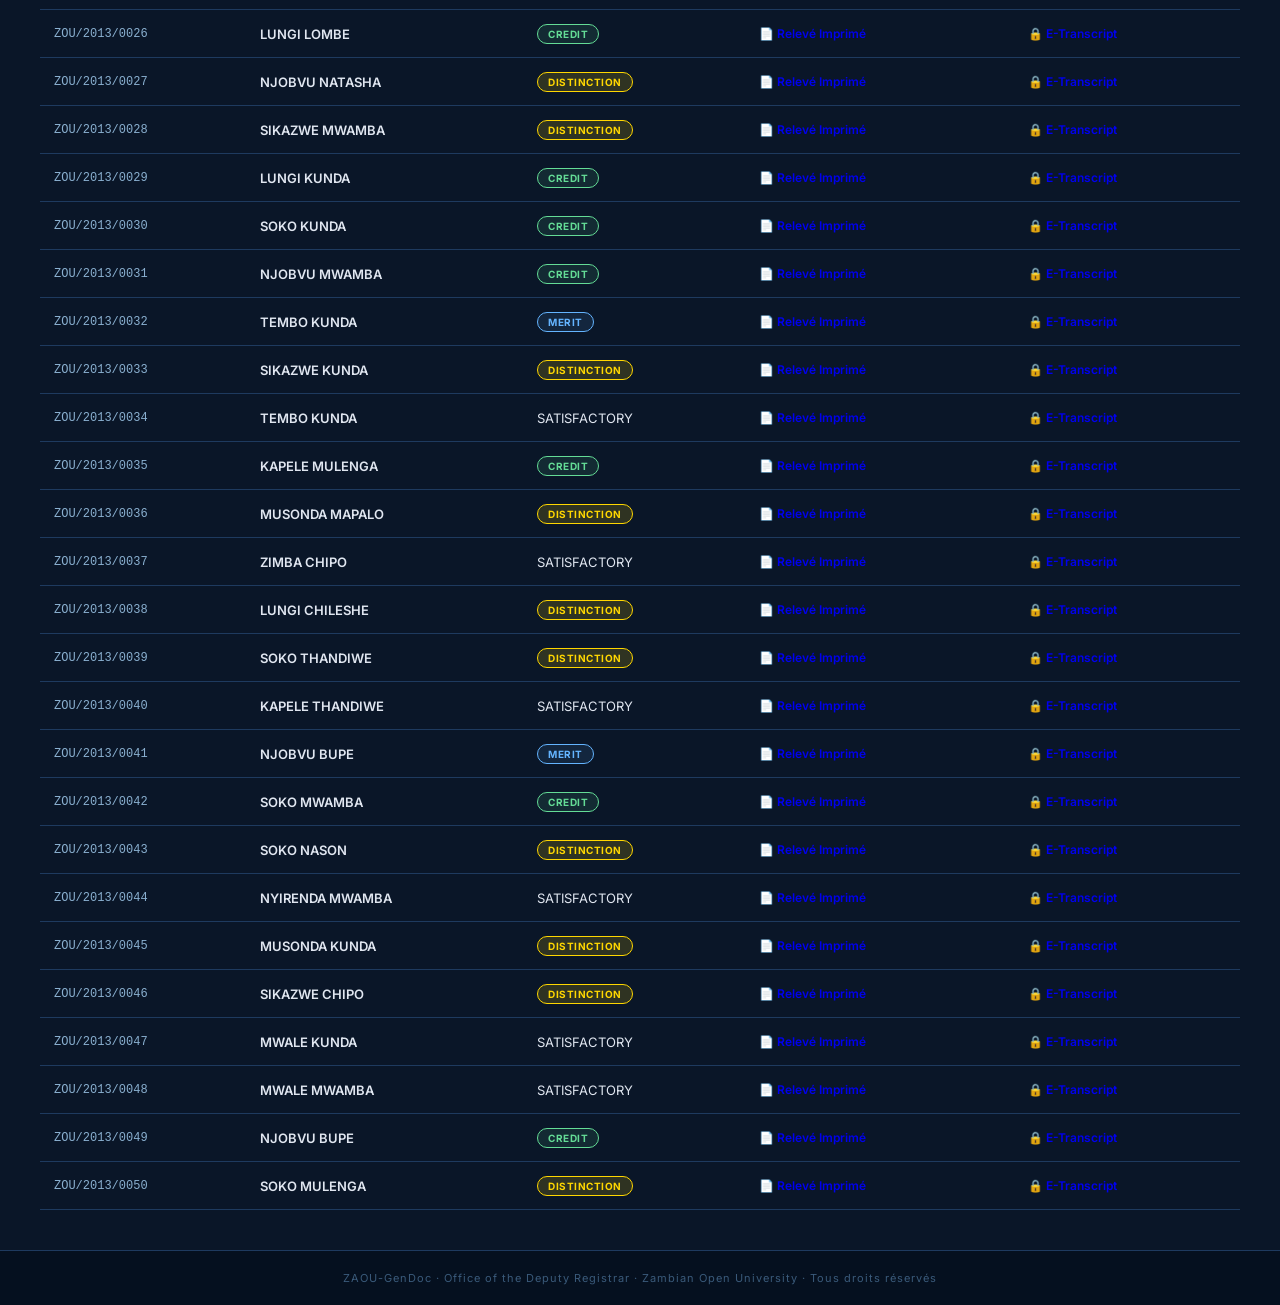
<file: ZAOU_GenDoc_Acces.html>
<!DOCTYPE html>
<html lang="fr">
<head>
<meta charset="UTF-8">
<meta name="viewport" content="width=device-width, initial-scale=1">
<title>ZAOU-GenDoc — Secrétariat du Sénat</title>
<style>
  @import url("https://fonts.googleapis.com/css2?family=Inter:wght@300;400;600;700;900&display=swap");
  * { box-sizing: border-box; margin: 0; padding: 0; }
  body { font-family: "Inter", sans-serif; background: #0a1628; color: #e0e6f0; min-height: 100vh; }
  
  header {
    background: linear-gradient(135deg, #005023 0%, #003016 50%, #001a0d 100%);
    padding: 28px 40px;
    display: flex; align-items: center; gap: 24px;
    border-bottom: 3px solid #FFD700;
    box-shadow: 0 4px 32px rgba(0,0,0,0.5);
  }
  header img { width: 72px; height: 72px; border-radius: 50%; border: 2px solid #FFD700; }
  header .title-block h1 { font-size: 22px; font-weight: 900; color: #fff; letter-spacing: 1px; }
  header .title-block p { font-size: 11px; color: #FFD700; letter-spacing: 2px; text-transform: uppercase; margin-top: 4px; }
  header .badge {
    margin-left: auto; background: #FFD700; color: #003016;
    font-size: 11px; font-weight: 700; padding: 6px 16px; border-radius: 20px; letter-spacing: 1px;
  }

  .stats {
    display: flex; gap: 20px; padding: 24px 40px;
    background: #0e1f3a;
    border-bottom: 1px solid #1e3a5f;
  }
  .stat-card {
    flex: 1; background: linear-gradient(135deg, #152b4a, #0e1f3a);
    border: 1px solid #1e3a5f; border-radius: 12px;
    padding: 18px 22px; text-align: center;
    transition: transform 0.2s, box-shadow 0.2s;
  }
  .stat-card:hover { transform: translateY(-3px); box-shadow: 0 8px 24px rgba(0,80,35,0.3); }
  .stat-card .number { font-size: 36px; font-weight: 900; color: #FFD700; }
  .stat-card .label { font-size: 11px; color: #8ab0d0; text-transform: uppercase; letter-spacing: 1px; margin-top: 4px; }

  .toolbar {
    padding: 18px 40px; display: flex; align-items: center; gap: 16px;
    background: #0a1628;
    border-bottom: 1px solid #1e3a5f;
  }
  .toolbar input {
    flex: 1; background: #152b4a; border: 1px solid #1e3a5f; border-radius: 8px;
    color: #e0e6f0; padding: 10px 16px; font-size: 14px; outline: none;
  }
  .toolbar input:focus { border-color: #FFD700; }
  .toolbar select {
    background: #152b4a; border: 1px solid #1e3a5f; border-radius: 8px;
    color: #e0e6f0; padding: 10px 14px; font-size: 13px; outline: none; cursor: pointer;
  }

  .table-wrap { padding: 0 40px 40px; overflow-x: auto; }
  table { width: 100%; border-collapse: collapse; margin-top: 16px; }
  thead tr { background: #005023; }
  thead th { padding: 12px 14px; text-align: left; font-size: 11px; font-weight: 700; letter-spacing: 1px; text-transform: uppercase; color: #fff; }
  tbody tr { border-bottom: 1px solid #1e3a5f; transition: background 0.15s; }
  tbody tr:hover { background: #152b4a; }
  tbody td { padding: 11px 14px; font-size: 13px; vertical-align: middle; }
  tbody td:first-child { font-family: "Courier New", monospace; font-size: 12px; color: #8ab0d0; }
  tbody td:nth-child(2) { font-weight: 600; color: #e0e6f0; }
  .badge-mention {
    display: inline-block; font-size: 10px; font-weight: 700; padding: 3px 10px;
    border-radius: 12px; letter-spacing: 0.5px; text-transform: uppercase;
  }
  .DISTINCTION { background: rgba(255,215,0,0.15); color: #FFD700; border: 1px solid #FFD700; }
  .MERIT { background: rgba(100,180,255,0.1); color: #64b4ff; border: 1px solid #64b4ff; }
  .CREDIT { background: rgba(100,220,150,0.1); color: #64dc96; border: 1px solid #64dc96; }
  a {
    display: inline-block; padding: 5px 12px; border-radius: 6px;
    font-size: 12px; font-weight: 600; text-decoration: none;
    transition: transform 0.15s, box-shadow 0.15s;
  }
  a:hover { transform: translateY(-2px); box-shadow: 0 4px 12px rgba(0,0,0,0.4); }
  .link-print { background: #152b4a; color: #8ab0d0; border: 1px solid #1e3a5f; }
  .link-etrans { background: #005023; color: #FFD700; border: 1px solid #FFD700; }
  .count-label { color: #8ab0d0; font-size: 13px; }
  footer {
    text-align: center; padding: 20px; background: #05101f;
    font-size: 11px; color: #3a5a7a; border-top: 1px solid #1e3a5f;
    letter-spacing: 1px;
  }
</style>
</head>
<body>
<header>
  <img src="assets/zaou_logo.png" alt="ZAOU Logo">
  <div class="title-block">
    <h1>ZAOU-GenDoc</h1>
    <p>Secrétariat du Sénat — Zambian Open University</p>
  </div>
  <div class="badge">🔒 Système Sécurisé</div>
</header>

<div class="stats">
  <div class="stat-card">
    <div class="number">50</div>
    <div class="label">Étudiants BIT 2012–2017</div>
  </div>
  <div class="stat-card">
    <div class="number">50</div>
    <div class="label">Relevés Imprimés Prêts</div>
  </div>
  <div class="stat-card">
    <div class="number">50</div>
    <div class="label">E-Transcripts Sécurisés</div>
  </div>
  <div class="stat-card">
    <div class="number">100</div>
    <div class="label">PDFs Générés au Total</div>
  </div>
</div>

<div class="toolbar">
  <input type="text" id="searchInput" placeholder="🔍  Rechercher par nom, ID ou mention..." onkeyup="filterTable()">
  <select id="mentionFilter" onchange="filterTable()">
    <option value="">Toutes les mentions</option>
    <option value="DISTINCTION">DISTINCTION</option>
    <option value="MERIT">MERIT</option>
    <option value="CREDIT">CREDIT</option>
  </select>
  <span class="count-label" id="countLabel">50 résultats</span>
</div>

<div class="table-wrap">
<table id="studentsTable">
  <thead>
    <tr>
      <th>N° Étudiant</th>
      <th>Nom Complet</th>
      <th>Mention</th>
      <th>Relevé Officiel</th>
      <th>E-Transcript</th>
    </tr>
  </thead>
  <tbody id="tableBody">

    <tr>
      <td>ZOU/2012/0482</td>
      <td>MUKUKA MUTALE</td>
      <td><span class="badge-mention DISTINCTION">DISTINCTION</span></td>
      <td><a href="output/pdfs/ZOU_2012_0482_BIT_TRANSCRIPT.pdf" target="_blank">📄 Relevé Imprimé</a></td>
      <td><a href="output/etranscripts/ZOU_2012_0482_BIT_E-TRANSCRIPT.pdf" target="_blank">🔒 E-Transcript</a></td>
    </tr>
    <tr>
      <td>ZOU/2013/0119</td>
      <td>CHISANGA BWALYA</td>
      <td><span class="badge-mention MERIT">MERIT</span></td>
      <td><a href="output/pdfs/ZOU_2013_0119_BIT_TRANSCRIPT.pdf" target="_blank">📄 Relevé Imprimé</a></td>
      <td><a href="output/etranscripts/ZOU_2013_0119_BIT_E-TRANSCRIPT.pdf" target="_blank">🔒 E-Transcript</a></td>
    </tr>
    <tr>
      <td>ZOU/2013/0534</td>
      <td>PHIRI KONDWANI</td>
      <td><span class="badge-mention CREDIT">CREDIT</span></td>
      <td><a href="output/pdfs/ZOU_2013_0534_BIT_TRANSCRIPT.pdf" target="_blank">📄 Relevé Imprimé</a></td>
      <td><a href="output/etranscripts/ZOU_2013_0534_BIT_E-TRANSCRIPT.pdf" target="_blank">🔒 E-Transcript</a></td>
    </tr>
    <tr>
      <td>ZOU/2013/0004</td>
      <td>SOKO KABWE</td>
      <td><span class="badge-mention DISTINCTION">DISTINCTION</span></td>
      <td><a href="output/pdfs/ZOU_2013_0004_BIT_TRANSCRIPT.pdf" target="_blank">📄 Relevé Imprimé</a></td>
      <td><a href="output/etranscripts/ZOU_2013_0004_BIT_E-TRANSCRIPT.pdf" target="_blank">🔒 E-Transcript</a></td>
    </tr>
    <tr>
      <td>ZOU/2013/0005</td>
      <td>ZIMBA NATASHA</td>
      <td><span class="badge-mention DISTINCTION">DISTINCTION</span></td>
      <td><a href="output/pdfs/ZOU_2013_0005_BIT_TRANSCRIPT.pdf" target="_blank">📄 Relevé Imprimé</a></td>
      <td><a href="output/etranscripts/ZOU_2013_0005_BIT_E-TRANSCRIPT.pdf" target="_blank">🔒 E-Transcript</a></td>
    </tr>
    <tr>
      <td>ZOU/2013/0006</td>
      <td>TEMBO THANDIWE</td>
      <td><span class="badge-mention DISTINCTION">DISTINCTION</span></td>
      <td><a href="output/pdfs/ZOU_2013_0006_BIT_TRANSCRIPT.pdf" target="_blank">📄 Relevé Imprimé</a></td>
      <td><a href="output/etranscripts/ZOU_2013_0006_BIT_E-TRANSCRIPT.pdf" target="_blank">🔒 E-Transcript</a></td>
    </tr>
    <tr>
      <td>ZOU/2013/0007</td>
      <td>SIKAZWE CHIPO</td>
      <td><span class="badge-mention DISTINCTION">DISTINCTION</span></td>
      <td><a href="output/pdfs/ZOU_2013_0007_BIT_TRANSCRIPT.pdf" target="_blank">📄 Relevé Imprimé</a></td>
      <td><a href="output/etranscripts/ZOU_2013_0007_BIT_E-TRANSCRIPT.pdf" target="_blank">🔒 E-Transcript</a></td>
    </tr>
    <tr>
      <td>ZOU/2013/0008</td>
      <td>MUSONDA NATASHA</td>
      <td><span class="badge-mention MERIT">MERIT</span></td>
      <td><a href="output/pdfs/ZOU_2013_0008_BIT_TRANSCRIPT.pdf" target="_blank">📄 Relevé Imprimé</a></td>
      <td><a href="output/etranscripts/ZOU_2013_0008_BIT_E-TRANSCRIPT.pdf" target="_blank">🔒 E-Transcript</a></td>
    </tr>
    <tr>
      <td>ZOU/2013/0009</td>
      <td>MWALE KABWE</td>
      <td><span class="badge-mention CREDIT">CREDIT</span></td>
      <td><a href="output/pdfs/ZOU_2013_0009_BIT_TRANSCRIPT.pdf" target="_blank">📄 Relevé Imprimé</a></td>
      <td><a href="output/etranscripts/ZOU_2013_0009_BIT_E-TRANSCRIPT.pdf" target="_blank">🔒 E-Transcript</a></td>
    </tr>
    <tr>
      <td>ZOU/2013/0010</td>
      <td>SIKAZWE KUNDA</td>
      <td><span class="badge-mention CREDIT">CREDIT</span></td>
      <td><a href="output/pdfs/ZOU_2013_0010_BIT_TRANSCRIPT.pdf" target="_blank">📄 Relevé Imprimé</a></td>
      <td><a href="output/etranscripts/ZOU_2013_0010_BIT_E-TRANSCRIPT.pdf" target="_blank">🔒 E-Transcript</a></td>
    </tr>
    <tr>
      <td>ZOU/2013/0011</td>
      <td>TEMBO MWAMBA</td>
      <td><span class="badge-mention DISTINCTION">DISTINCTION</span></td>
      <td><a href="output/pdfs/ZOU_2013_0011_BIT_TRANSCRIPT.pdf" target="_blank">📄 Relevé Imprimé</a></td>
      <td><a href="output/etranscripts/ZOU_2013_0011_BIT_E-TRANSCRIPT.pdf" target="_blank">🔒 E-Transcript</a></td>
    </tr>
    <tr>
      <td>ZOU/2013/0012</td>
      <td>NJOBVU KUNDA</td>
      <td><span class="badge-mention MERIT">MERIT</span></td>
      <td><a href="output/pdfs/ZOU_2013_0012_BIT_TRANSCRIPT.pdf" target="_blank">📄 Relevé Imprimé</a></td>
      <td><a href="output/etranscripts/ZOU_2013_0012_BIT_E-TRANSCRIPT.pdf" target="_blank">🔒 E-Transcript</a></td>
    </tr>
    <tr>
      <td>ZOU/2013/0013</td>
      <td>KAPELE KUNDA</td>
      <td><span class="badge-mention CREDIT">CREDIT</span></td>
      <td><a href="output/pdfs/ZOU_2013_0013_BIT_TRANSCRIPT.pdf" target="_blank">📄 Relevé Imprimé</a></td>
      <td><a href="output/etranscripts/ZOU_2013_0013_BIT_E-TRANSCRIPT.pdf" target="_blank">🔒 E-Transcript</a></td>
    </tr>
    <tr>
      <td>ZOU/2013/0014</td>
      <td>SAKALA LOMBE</td>
      <td><span class="badge-mention MERIT">MERIT</span></td>
      <td><a href="output/pdfs/ZOU_2013_0014_BIT_TRANSCRIPT.pdf" target="_blank">📄 Relevé Imprimé</a></td>
      <td><a href="output/etranscripts/ZOU_2013_0014_BIT_E-TRANSCRIPT.pdf" target="_blank">🔒 E-Transcript</a></td>
    </tr>
    <tr>
      <td>ZOU/2013/0015</td>
      <td>LUNGI MAPALO</td>
      <td><span class="badge-mention DISTINCTION">DISTINCTION</span></td>
      <td><a href="output/pdfs/ZOU_2013_0015_BIT_TRANSCRIPT.pdf" target="_blank">📄 Relevé Imprimé</a></td>
      <td><a href="output/etranscripts/ZOU_2013_0015_BIT_E-TRANSCRIPT.pdf" target="_blank">🔒 E-Transcript</a></td>
    </tr>
    <tr>
      <td>ZOU/2013/0016</td>
      <td>LUNGI KUNDA</td>
      <td><span class="badge-mention DISTINCTION">DISTINCTION</span></td>
      <td><a href="output/pdfs/ZOU_2013_0016_BIT_TRANSCRIPT.pdf" target="_blank">📄 Relevé Imprimé</a></td>
      <td><a href="output/etranscripts/ZOU_2013_0016_BIT_E-TRANSCRIPT.pdf" target="_blank">🔒 E-Transcript</a></td>
    </tr>
    <tr>
      <td>ZOU/2013/0017</td>
      <td>NJOBVU CHIPO</td>
      <td><span class="badge-mention CREDIT">CREDIT</span></td>
      <td><a href="output/pdfs/ZOU_2013_0017_BIT_TRANSCRIPT.pdf" target="_blank">📄 Relevé Imprimé</a></td>
      <td><a href="output/etranscripts/ZOU_2013_0017_BIT_E-TRANSCRIPT.pdf" target="_blank">🔒 E-Transcript</a></td>
    </tr>
    <tr>
      <td>ZOU/2013/0018</td>
      <td>MWALE KABWE</td>
      <td><span class="badge-mention MERIT">MERIT</span></td>
      <td><a href="output/pdfs/ZOU_2013_0018_BIT_TRANSCRIPT.pdf" target="_blank">📄 Relevé Imprimé</a></td>
      <td><a href="output/etranscripts/ZOU_2013_0018_BIT_E-TRANSCRIPT.pdf" target="_blank">🔒 E-Transcript</a></td>
    </tr>
    <tr>
      <td>ZOU/2013/0019</td>
      <td>SIKAZWE KABWE</td>
      <td><span class="badge-mention DISTINCTION">DISTINCTION</span></td>
      <td><a href="output/pdfs/ZOU_2013_0019_BIT_TRANSCRIPT.pdf" target="_blank">📄 Relevé Imprimé</a></td>
      <td><a href="output/etranscripts/ZOU_2013_0019_BIT_E-TRANSCRIPT.pdf" target="_blank">🔒 E-Transcript</a></td>
    </tr>
    <tr>
      <td>ZOU/2013/0020</td>
      <td>NJOBVU CHILESHE</td>
      <td>SATISFACTORY</td>
      <td><a href="output/pdfs/ZOU_2013_0020_BIT_TRANSCRIPT.pdf" target="_blank">📄 Relevé Imprimé</a></td>
      <td><a href="output/etranscripts/ZOU_2013_0020_BIT_E-TRANSCRIPT.pdf" target="_blank">🔒 E-Transcript</a></td>
    </tr>
    <tr>
      <td>ZOU/2013/0021</td>
      <td>SOKO MWAMBA</td>
      <td>SATISFACTORY</td>
      <td><a href="output/pdfs/ZOU_2013_0021_BIT_TRANSCRIPT.pdf" target="_blank">📄 Relevé Imprimé</a></td>
      <td><a href="output/etranscripts/ZOU_2013_0021_BIT_E-TRANSCRIPT.pdf" target="_blank">🔒 E-Transcript</a></td>
    </tr>
    <tr>
      <td>ZOU/2013/0022</td>
      <td>ZIMBA BUPE</td>
      <td><span class="badge-mention DISTINCTION">DISTINCTION</span></td>
      <td><a href="output/pdfs/ZOU_2013_0022_BIT_TRANSCRIPT.pdf" target="_blank">📄 Relevé Imprimé</a></td>
      <td><a href="output/etranscripts/ZOU_2013_0022_BIT_E-TRANSCRIPT.pdf" target="_blank">🔒 E-Transcript</a></td>
    </tr>
    <tr>
      <td>ZOU/2013/0023</td>
      <td>NJOBVU CHIPO</td>
      <td><span class="badge-mention CREDIT">CREDIT</span></td>
      <td><a href="output/pdfs/ZOU_2013_0023_BIT_TRANSCRIPT.pdf" target="_blank">📄 Relevé Imprimé</a></td>
      <td><a href="output/etranscripts/ZOU_2013_0023_BIT_E-TRANSCRIPT.pdf" target="_blank">🔒 E-Transcript</a></td>
    </tr>
    <tr>
      <td>ZOU/2013/0024</td>
      <td>SOKO NASON</td>
      <td><span class="badge-mention CREDIT">CREDIT</span></td>
      <td><a href="output/pdfs/ZOU_2013_0024_BIT_TRANSCRIPT.pdf" target="_blank">📄 Relevé Imprimé</a></td>
      <td><a href="output/etranscripts/ZOU_2013_0024_BIT_E-TRANSCRIPT.pdf" target="_blank">🔒 E-Transcript</a></td>
    </tr>
    <tr>
      <td>ZOU/2013/0025</td>
      <td>MUSONDA MULENGA</td>
      <td><span class="badge-mention DISTINCTION">DISTINCTION</span></td>
      <td><a href="output/pdfs/ZOU_2013_0025_BIT_TRANSCRIPT.pdf" target="_blank">📄 Relevé Imprimé</a></td>
      <td><a href="output/etranscripts/ZOU_2013_0025_BIT_E-TRANSCRIPT.pdf" target="_blank">🔒 E-Transcript</a></td>
    </tr>
    <tr>
      <td>ZOU/2013/0026</td>
      <td>LUNGI LOMBE</td>
      <td><span class="badge-mention CREDIT">CREDIT</span></td>
      <td><a href="output/pdfs/ZOU_2013_0026_BIT_TRANSCRIPT.pdf" target="_blank">📄 Relevé Imprimé</a></td>
      <td><a href="output/etranscripts/ZOU_2013_0026_BIT_E-TRANSCRIPT.pdf" target="_blank">🔒 E-Transcript</a></td>
    </tr>
    <tr>
      <td>ZOU/2013/0027</td>
      <td>NJOBVU NATASHA</td>
      <td><span class="badge-mention DISTINCTION">DISTINCTION</span></td>
      <td><a href="output/pdfs/ZOU_2013_0027_BIT_TRANSCRIPT.pdf" target="_blank">📄 Relevé Imprimé</a></td>
      <td><a href="output/etranscripts/ZOU_2013_0027_BIT_E-TRANSCRIPT.pdf" target="_blank">🔒 E-Transcript</a></td>
    </tr>
    <tr>
      <td>ZOU/2013/0028</td>
      <td>SIKAZWE MWAMBA</td>
      <td><span class="badge-mention DISTINCTION">DISTINCTION</span></td>
      <td><a href="output/pdfs/ZOU_2013_0028_BIT_TRANSCRIPT.pdf" target="_blank">📄 Relevé Imprimé</a></td>
      <td><a href="output/etranscripts/ZOU_2013_0028_BIT_E-TRANSCRIPT.pdf" target="_blank">🔒 E-Transcript</a></td>
    </tr>
    <tr>
      <td>ZOU/2013/0029</td>
      <td>LUNGI KUNDA</td>
      <td><span class="badge-mention CREDIT">CREDIT</span></td>
      <td><a href="output/pdfs/ZOU_2013_0029_BIT_TRANSCRIPT.pdf" target="_blank">📄 Relevé Imprimé</a></td>
      <td><a href="output/etranscripts/ZOU_2013_0029_BIT_E-TRANSCRIPT.pdf" target="_blank">🔒 E-Transcript</a></td>
    </tr>
    <tr>
      <td>ZOU/2013/0030</td>
      <td>SOKO KUNDA</td>
      <td><span class="badge-mention CREDIT">CREDIT</span></td>
      <td><a href="output/pdfs/ZOU_2013_0030_BIT_TRANSCRIPT.pdf" target="_blank">📄 Relevé Imprimé</a></td>
      <td><a href="output/etranscripts/ZOU_2013_0030_BIT_E-TRANSCRIPT.pdf" target="_blank">🔒 E-Transcript</a></td>
    </tr>
    <tr>
      <td>ZOU/2013/0031</td>
      <td>NJOBVU MWAMBA</td>
      <td><span class="badge-mention CREDIT">CREDIT</span></td>
      <td><a href="output/pdfs/ZOU_2013_0031_BIT_TRANSCRIPT.pdf" target="_blank">📄 Relevé Imprimé</a></td>
      <td><a href="output/etranscripts/ZOU_2013_0031_BIT_E-TRANSCRIPT.pdf" target="_blank">🔒 E-Transcript</a></td>
    </tr>
    <tr>
      <td>ZOU/2013/0032</td>
      <td>TEMBO KUNDA</td>
      <td><span class="badge-mention MERIT">MERIT</span></td>
      <td><a href="output/pdfs/ZOU_2013_0032_BIT_TRANSCRIPT.pdf" target="_blank">📄 Relevé Imprimé</a></td>
      <td><a href="output/etranscripts/ZOU_2013_0032_BIT_E-TRANSCRIPT.pdf" target="_blank">🔒 E-Transcript</a></td>
    </tr>
    <tr>
      <td>ZOU/2013/0033</td>
      <td>SIKAZWE KUNDA</td>
      <td><span class="badge-mention DISTINCTION">DISTINCTION</span></td>
      <td><a href="output/pdfs/ZOU_2013_0033_BIT_TRANSCRIPT.pdf" target="_blank">📄 Relevé Imprimé</a></td>
      <td><a href="output/etranscripts/ZOU_2013_0033_BIT_E-TRANSCRIPT.pdf" target="_blank">🔒 E-Transcript</a></td>
    </tr>
    <tr>
      <td>ZOU/2013/0034</td>
      <td>TEMBO KUNDA</td>
      <td>SATISFACTORY</td>
      <td><a href="output/pdfs/ZOU_2013_0034_BIT_TRANSCRIPT.pdf" target="_blank">📄 Relevé Imprimé</a></td>
      <td><a href="output/etranscripts/ZOU_2013_0034_BIT_E-TRANSCRIPT.pdf" target="_blank">🔒 E-Transcript</a></td>
    </tr>
    <tr>
      <td>ZOU/2013/0035</td>
      <td>KAPELE MULENGA</td>
      <td><span class="badge-mention CREDIT">CREDIT</span></td>
      <td><a href="output/pdfs/ZOU_2013_0035_BIT_TRANSCRIPT.pdf" target="_blank">📄 Relevé Imprimé</a></td>
      <td><a href="output/etranscripts/ZOU_2013_0035_BIT_E-TRANSCRIPT.pdf" target="_blank">🔒 E-Transcript</a></td>
    </tr>
    <tr>
      <td>ZOU/2013/0036</td>
      <td>MUSONDA MAPALO</td>
      <td><span class="badge-mention DISTINCTION">DISTINCTION</span></td>
      <td><a href="output/pdfs/ZOU_2013_0036_BIT_TRANSCRIPT.pdf" target="_blank">📄 Relevé Imprimé</a></td>
      <td><a href="output/etranscripts/ZOU_2013_0036_BIT_E-TRANSCRIPT.pdf" target="_blank">🔒 E-Transcript</a></td>
    </tr>
    <tr>
      <td>ZOU/2013/0037</td>
      <td>ZIMBA CHIPO</td>
      <td>SATISFACTORY</td>
      <td><a href="output/pdfs/ZOU_2013_0037_BIT_TRANSCRIPT.pdf" target="_blank">📄 Relevé Imprimé</a></td>
      <td><a href="output/etranscripts/ZOU_2013_0037_BIT_E-TRANSCRIPT.pdf" target="_blank">🔒 E-Transcript</a></td>
    </tr>
    <tr>
      <td>ZOU/2013/0038</td>
      <td>LUNGI CHILESHE</td>
      <td><span class="badge-mention DISTINCTION">DISTINCTION</span></td>
      <td><a href="output/pdfs/ZOU_2013_0038_BIT_TRANSCRIPT.pdf" target="_blank">📄 Relevé Imprimé</a></td>
      <td><a href="output/etranscripts/ZOU_2013_0038_BIT_E-TRANSCRIPT.pdf" target="_blank">🔒 E-Transcript</a></td>
    </tr>
    <tr>
      <td>ZOU/2013/0039</td>
      <td>SOKO THANDIWE</td>
      <td><span class="badge-mention DISTINCTION">DISTINCTION</span></td>
      <td><a href="output/pdfs/ZOU_2013_0039_BIT_TRANSCRIPT.pdf" target="_blank">📄 Relevé Imprimé</a></td>
      <td><a href="output/etranscripts/ZOU_2013_0039_BIT_E-TRANSCRIPT.pdf" target="_blank">🔒 E-Transcript</a></td>
    </tr>
    <tr>
      <td>ZOU/2013/0040</td>
      <td>KAPELE THANDIWE</td>
      <td>SATISFACTORY</td>
      <td><a href="output/pdfs/ZOU_2013_0040_BIT_TRANSCRIPT.pdf" target="_blank">📄 Relevé Imprimé</a></td>
      <td><a href="output/etranscripts/ZOU_2013_0040_BIT_E-TRANSCRIPT.pdf" target="_blank">🔒 E-Transcript</a></td>
    </tr>
    <tr>
      <td>ZOU/2013/0041</td>
      <td>NJOBVU BUPE</td>
      <td><span class="badge-mention MERIT">MERIT</span></td>
      <td><a href="output/pdfs/ZOU_2013_0041_BIT_TRANSCRIPT.pdf" target="_blank">📄 Relevé Imprimé</a></td>
      <td><a href="output/etranscripts/ZOU_2013_0041_BIT_E-TRANSCRIPT.pdf" target="_blank">🔒 E-Transcript</a></td>
    </tr>
    <tr>
      <td>ZOU/2013/0042</td>
      <td>SOKO MWAMBA</td>
      <td><span class="badge-mention CREDIT">CREDIT</span></td>
      <td><a href="output/pdfs/ZOU_2013_0042_BIT_TRANSCRIPT.pdf" target="_blank">📄 Relevé Imprimé</a></td>
      <td><a href="output/etranscripts/ZOU_2013_0042_BIT_E-TRANSCRIPT.pdf" target="_blank">🔒 E-Transcript</a></td>
    </tr>
    <tr>
      <td>ZOU/2013/0043</td>
      <td>SOKO NASON</td>
      <td><span class="badge-mention DISTINCTION">DISTINCTION</span></td>
      <td><a href="output/pdfs/ZOU_2013_0043_BIT_TRANSCRIPT.pdf" target="_blank">📄 Relevé Imprimé</a></td>
      <td><a href="output/etranscripts/ZOU_2013_0043_BIT_E-TRANSCRIPT.pdf" target="_blank">🔒 E-Transcript</a></td>
    </tr>
    <tr>
      <td>ZOU/2013/0044</td>
      <td>NYIRENDA MWAMBA</td>
      <td>SATISFACTORY</td>
      <td><a href="output/pdfs/ZOU_2013_0044_BIT_TRANSCRIPT.pdf" target="_blank">📄 Relevé Imprimé</a></td>
      <td><a href="output/etranscripts/ZOU_2013_0044_BIT_E-TRANSCRIPT.pdf" target="_blank">🔒 E-Transcript</a></td>
    </tr>
    <tr>
      <td>ZOU/2013/0045</td>
      <td>MUSONDA KUNDA</td>
      <td><span class="badge-mention DISTINCTION">DISTINCTION</span></td>
      <td><a href="output/pdfs/ZOU_2013_0045_BIT_TRANSCRIPT.pdf" target="_blank">📄 Relevé Imprimé</a></td>
      <td><a href="output/etranscripts/ZOU_2013_0045_BIT_E-TRANSCRIPT.pdf" target="_blank">🔒 E-Transcript</a></td>
    </tr>
    <tr>
      <td>ZOU/2013/0046</td>
      <td>SIKAZWE CHIPO</td>
      <td><span class="badge-mention DISTINCTION">DISTINCTION</span></td>
      <td><a href="output/pdfs/ZOU_2013_0046_BIT_TRANSCRIPT.pdf" target="_blank">📄 Relevé Imprimé</a></td>
      <td><a href="output/etranscripts/ZOU_2013_0046_BIT_E-TRANSCRIPT.pdf" target="_blank">🔒 E-Transcript</a></td>
    </tr>
    <tr>
      <td>ZOU/2013/0047</td>
      <td>MWALE KUNDA</td>
      <td>SATISFACTORY</td>
      <td><a href="output/pdfs/ZOU_2013_0047_BIT_TRANSCRIPT.pdf" target="_blank">📄 Relevé Imprimé</a></td>
      <td><a href="output/etranscripts/ZOU_2013_0047_BIT_E-TRANSCRIPT.pdf" target="_blank">🔒 E-Transcript</a></td>
    </tr>
    <tr>
      <td>ZOU/2013/0048</td>
      <td>MWALE MWAMBA</td>
      <td>SATISFACTORY</td>
      <td><a href="output/pdfs/ZOU_2013_0048_BIT_TRANSCRIPT.pdf" target="_blank">📄 Relevé Imprimé</a></td>
      <td><a href="output/etranscripts/ZOU_2013_0048_BIT_E-TRANSCRIPT.pdf" target="_blank">🔒 E-Transcript</a></td>
    </tr>
    <tr>
      <td>ZOU/2013/0049</td>
      <td>NJOBVU BUPE</td>
      <td><span class="badge-mention CREDIT">CREDIT</span></td>
      <td><a href="output/pdfs/ZOU_2013_0049_BIT_TRANSCRIPT.pdf" target="_blank">📄 Relevé Imprimé</a></td>
      <td><a href="output/etranscripts/ZOU_2013_0049_BIT_E-TRANSCRIPT.pdf" target="_blank">🔒 E-Transcript</a></td>
    </tr>
    <tr>
      <td>ZOU/2013/0050</td>
      <td>SOKO MULENGA</td>
      <td><span class="badge-mention DISTINCTION">DISTINCTION</span></td>
      <td><a href="output/pdfs/ZOU_2013_0050_BIT_TRANSCRIPT.pdf" target="_blank">📄 Relevé Imprimé</a></td>
      <td><a href="output/etranscripts/ZOU_2013_0050_BIT_E-TRANSCRIPT.pdf" target="_blank">🔒 E-Transcript</a></td>
    </tr>
  </tbody>
</table>
</div>

<footer>
  ZAOU-GenDoc · Office of the Deputy Registrar · Zambian Open University · Tous droits réservés
</footer>

<script>
function filterTable() {
  const search  = document.getElementById("searchInput").value.toLowerCase();
  const mention = document.getElementById("mentionFilter").value.toUpperCase();
  const rows    = document.querySelectorAll("#tableBody tr");
  let count = 0;
  rows.forEach(row => {
    const text  = row.innerText.toLowerCase();
    const badge = row.querySelector(".badge-mention")?.innerText || "";
    const show  = text.includes(search) && (mention === "" || badge.includes(mention));
    row.style.display = show ? "" : "none";
    if (show) count++;
  });
  document.getElementById("countLabel").textContent = count + " résultat" + (count > 1 ? "s" : "");
}
</script>
</body>
</html>
</file>
